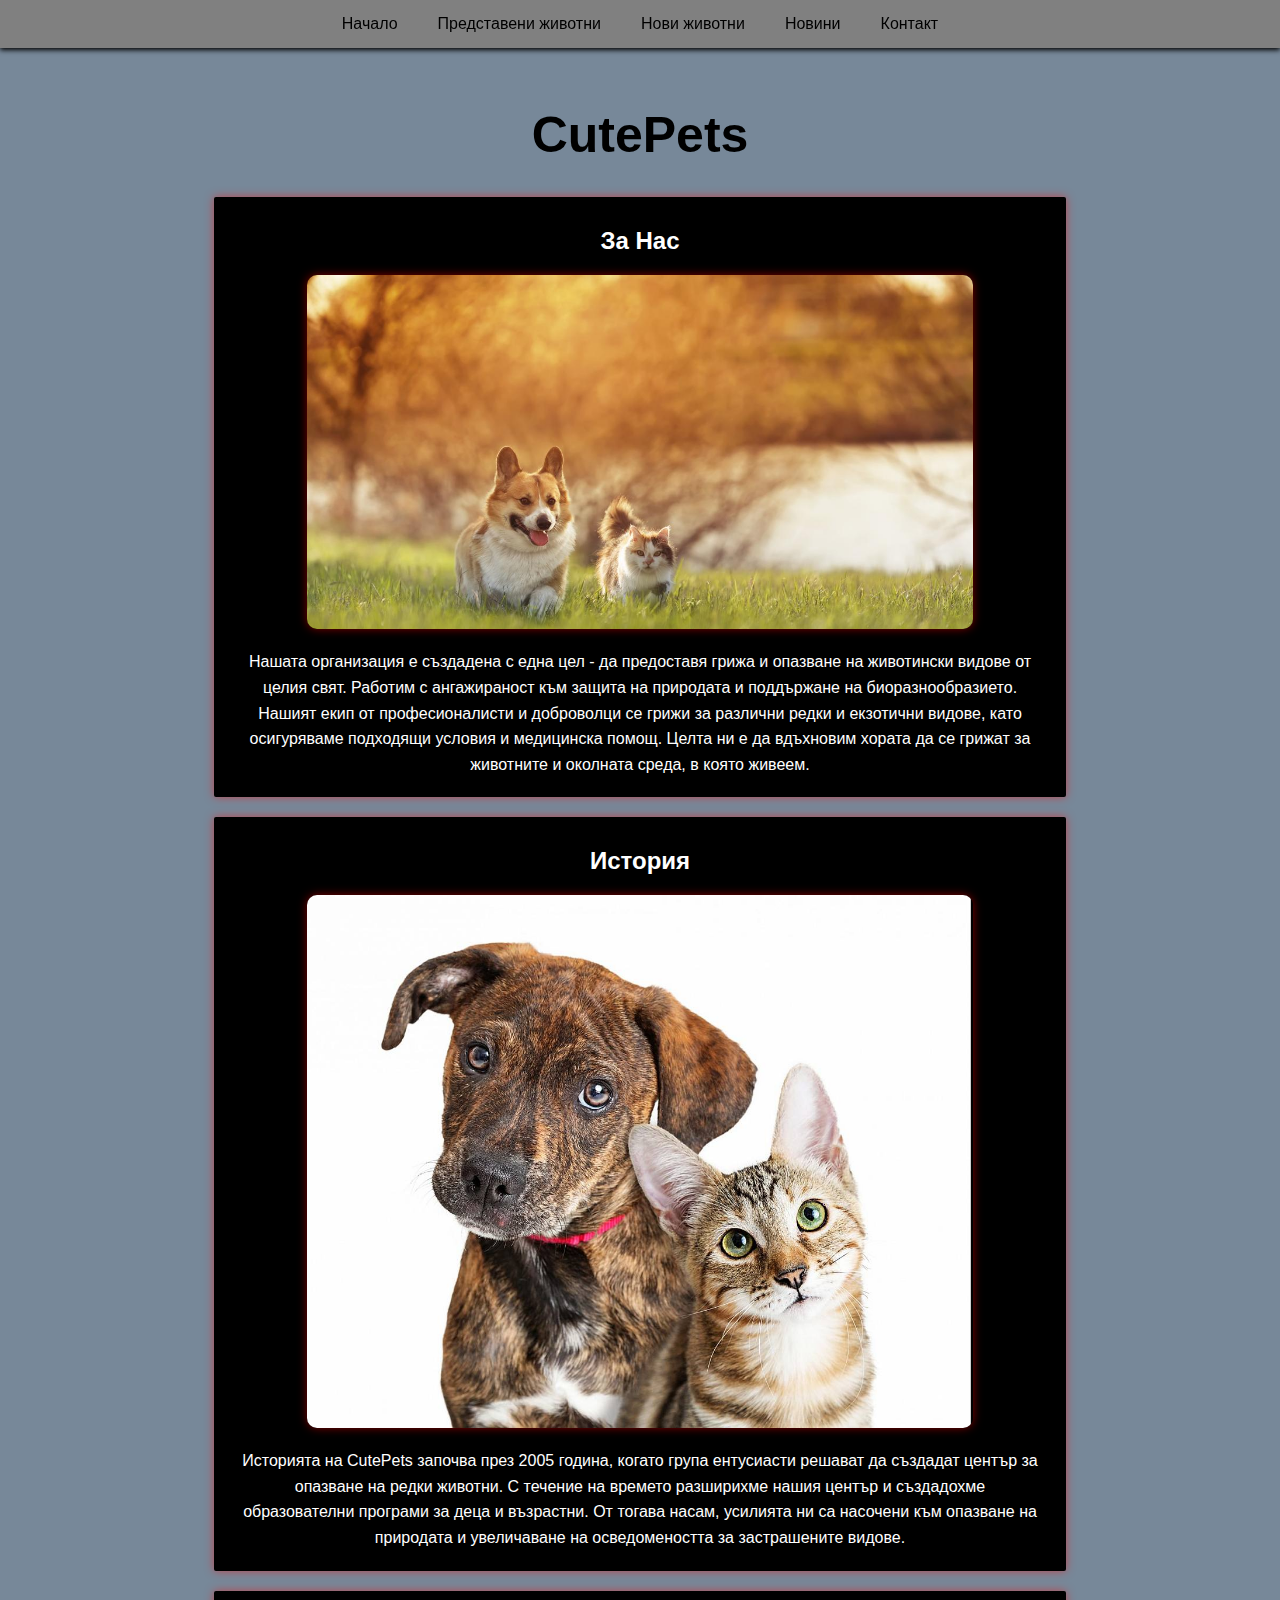
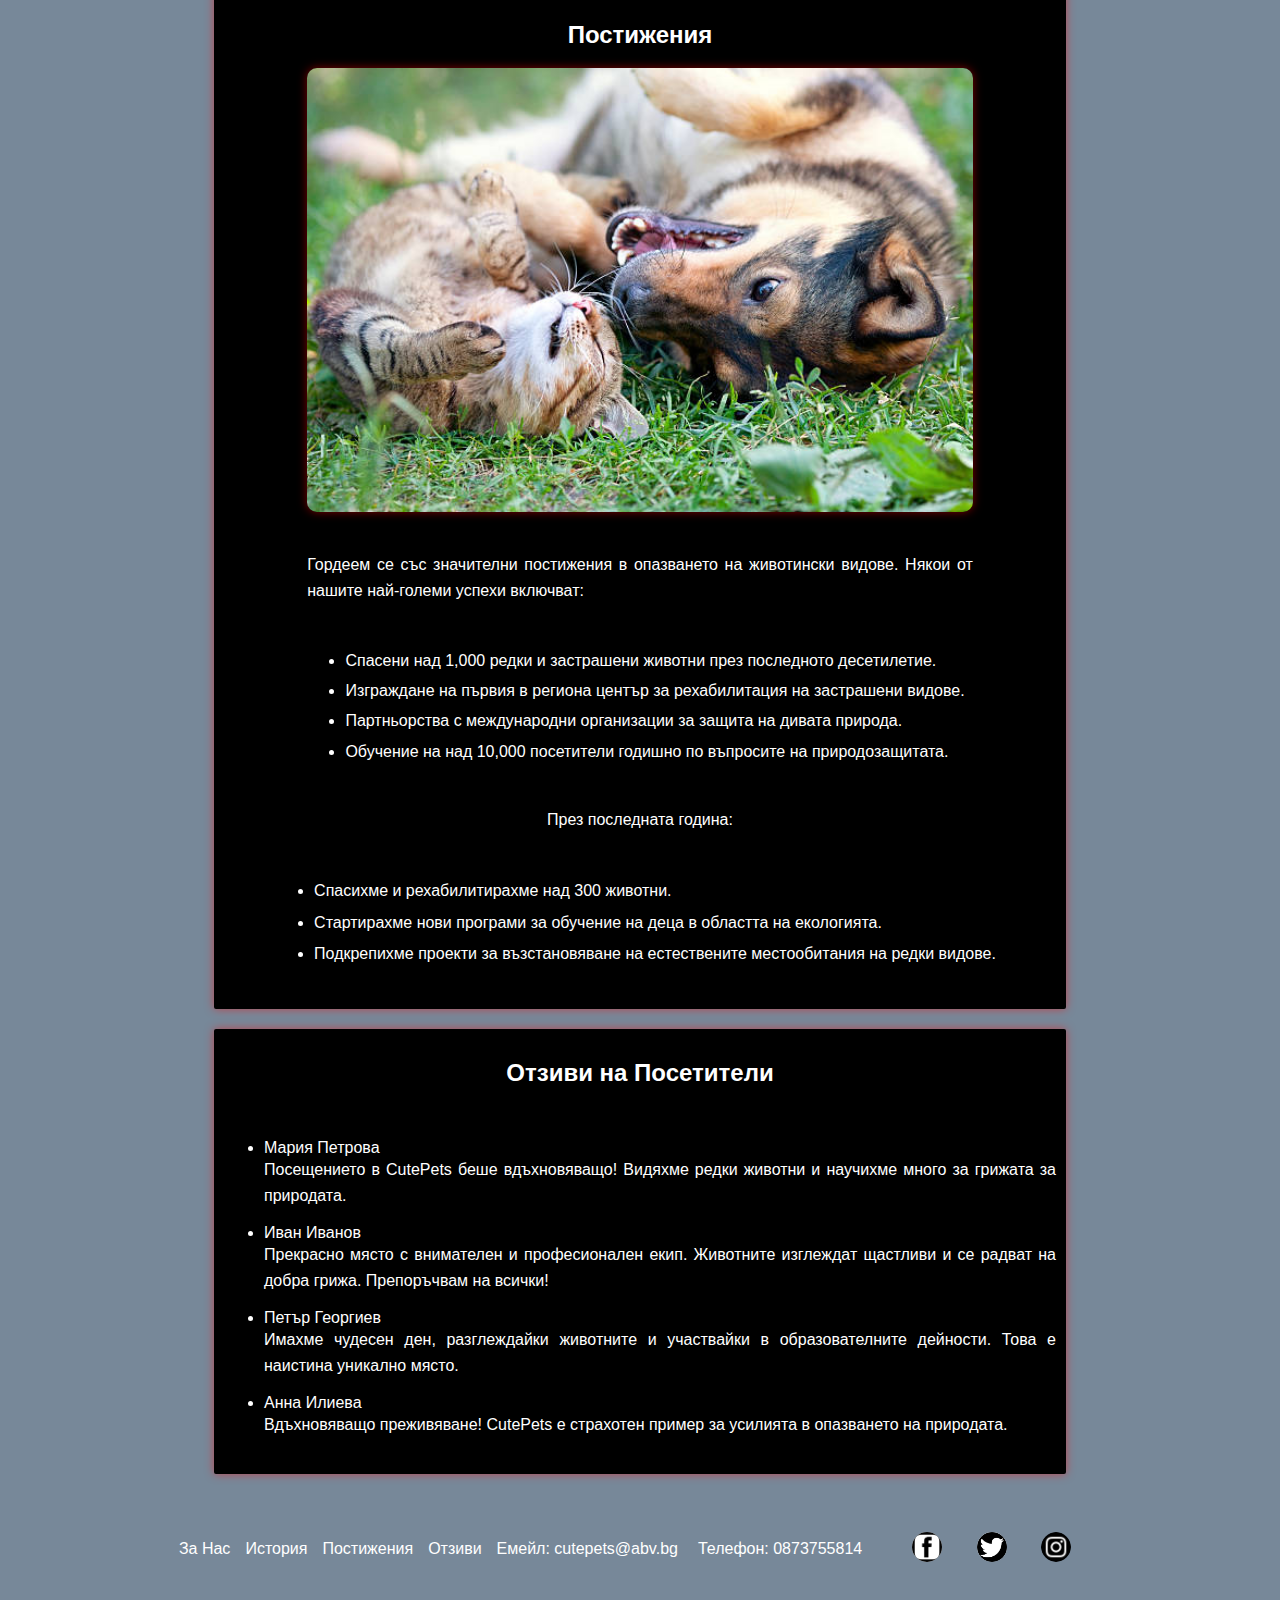
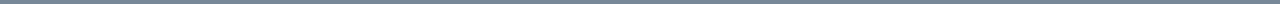
<file: index.html>
<!DOCTYPE html>
<html lang="bg">

<head>
    <meta charset="utf-8">
    <meta http-equiv="X-UA-Compatible" content="IE=edge">
    <meta name="viewport" content="width=device-width, initial-scale=1">
    <meta name="description"
        content="CutePets - водещ център за опазване и грижа за диви и редки животински видове.">
    <link rel="stylesheet" href="style.css">
    <title>CutePets</title>
    <link rel="shortcut icon" type="image/icon" href="assets/logo/favicon.png" />
</head>

<body>
    <nav>
        <button><a href="index.html">Начало</a></button>
        <button><a href="featuredAnimals.html">Представени животни</a></button>
        <button><a href="newAnimals.html">Нови животни</a></button>
        <button><a href="news.html">Новини</a></button>
        <button><a href="contactUs.html">Контакт</a></button>
    </nav>
    <div class="title">
        <br><br><br><br>
        <h1>CutePets</h1>
    </div>

    <section id="about" class="aboutUs">
        <h2>За Нас</h2>
        <img src="assets/images/aboutUs/kotka-kyche.png" alt="About Us">
        <p>Нашата организация е създадена с една цел - да предоставя грижа и опазване на животински видове от целия свят.
        Работим с ангажираност към защита на природата и поддържане на биоразнообразието. Нашият екип от професионалисти 
        и доброволци се грижи за различни редки и екзотични видове, като осигуряваме подходящи условия и медицинска помощ.
        Целта ни е да вдъхновим хората да се грижат за животните и околната среда, в която живеем.</p>
    </section>

    <section id="history" class="aboutUs">
        <h2>История</h2>
        <img src="assets/images/aboutUs/kotka-kyche2.png" alt="History">
        <p>Историята на CutePets започва през 2005 година, когато група ентусиасти решават да създадат
        център за опазване на редки животни. С течение на времето разширихме нашия център и създадохме образователни програми 
        за деца и възрастни. От тогава насам, усилията ни са насочени към опазване на природата и увеличаване на осведомеността 
        за застрашените видове.</p>
    </section>

    <section id="achievements" class="aboutUs">
        <h2>Постижения</h2>
        <img src="assets/images/aboutUs/kotka-kyche3.png" alt="Achievements">
        <p>Гордеем се със значителни постижения в опазването на животински видове. Някои от нашите най-големи успехи включват:</p>
        <ul>
            <li>Спасени над 1,000 редки и застрашени животни през последното десетилетие.</li>
            <li>Изграждане на първия в региона център за рехабилитация на застрашени видове.</li>
            <li>Партньорства с международни организации за защита на дивата природа.</li>
            <li>Обучение на над 10,000 посетители годишно по въпросите на природозащитата.</li>
        </ul>
        <p>През последната година:</p>
        <ul>
            <li>Спасихме и рехабилитирахме над 300 животни.</li>
            <li>Стартирахме нови програми за обучение на деца в областта на екологията.</li>
            <li>Подкрепихме проекти за възстановяване на естествените местообитания на редки видове.</li>
        </ul>
    </section>

    <section id="reviews" class="aboutUs">
        <h2>Отзиви на Посетители</h2>
        <ul class="client-reviews">
            <li>
                <span>Мария Петрова</span>
                <p>Посещението в CutePets беше вдъхновяващо! Видяхме редки животни и научихме много за 
                грижата за природата.</p>
            </li>
            <li>
                <span>Иван Иванов</span>
                <p>Прекрасно място с внимателен и професионален екип. Животните изглеждат щастливи и се радват на добра грижа. 
                Препоръчвам на всички!</p>
            </li>
            <li>
                <span>Петър Георгиев</span>
                <p>Имахме чудесен ден, разглеждайки животните и участвайки в образователните дейности. Това е наистина уникално място.</p>
            </li>
            <li>
                <span>Анна Илиева</span>
                <p>Вдъхновяващо преживяване! CutePets е страхотен пример за усилията в опазването на природата.</p>
            </li>
        </ul>
    </section>

    <footer>
        <div class="footer-container">
            <div class="social-media-links">
                <a href="https://www.facebook.com/" target="_blank"><img id="facebookLink"
                        src="assets/images/social media/Facebook_Logo_2023.png" alt="Facebook"></a>
                <a href="https://twitter.com/?lang=en" target="_blank"><img src="assets/images/social media/twitter.png"
                        alt="Twitter"></a>
                <a href="https://www.instagram.com/" target="_blank"><img src="assets/images/social media/instagram.png"
                        alt="Instagram"></a>
            </div>
            <div class="navigation-links">
                <a href="#about">За Нас</a>
                <a href="#history">История</a>
                <a href="#achievements">Постижения</a>
                <a href="#reviews">Отзиви</a>
                <p>Емейл: cutepets@abv.bg</p>
                <p style="margin-left: 20px;">Телефон: 0873755814</p>
            </div>
        </div>
    </footer>

</body>

</html>
</file>
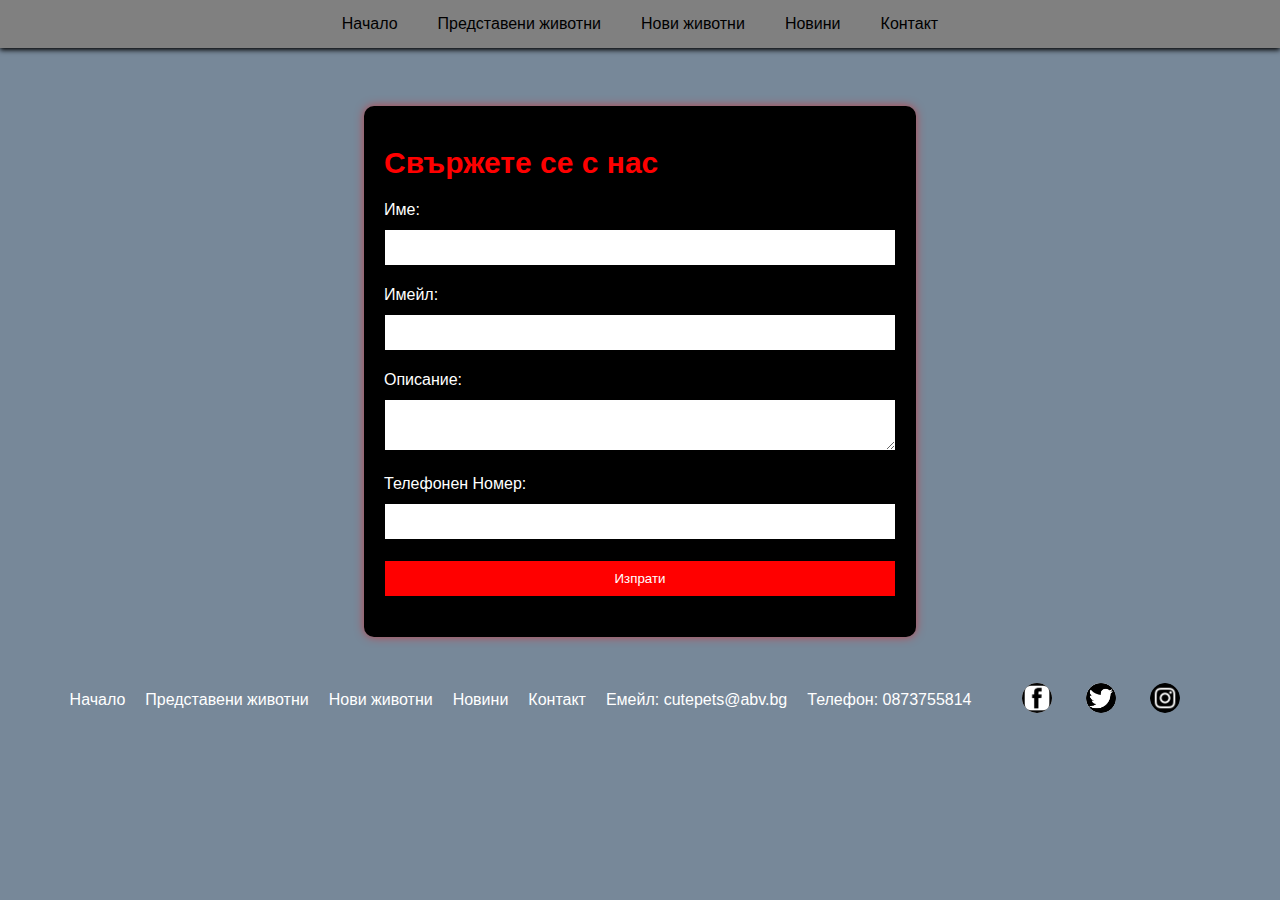
<file: contactUs.html>
<!DOCTYPE html>
<html lang="bg">

<head>
    <meta charset="UTF-8">
    <meta name="viewport" content="width=device-width, initial-scale=1.0">
    <link rel="stylesheet" href="contactUs.css">
    <title>Форма за Контакт</title>
</head>

<body>

    <nav>
        <button><a href="index.html">Начало</a></button>
        <button><a href="featuredAnimals.html">Представени животни</a></button>
        <button><a href="newAnimals.html">Нови животни</a></button>
        <button><a href="news.html">Новини</a></button>
        <button><a href="contactUs.html">Контакт</a></button>
    </nav>
    
    <div id="contactForm">
        <h1>Свържете се с нас</h1>
        <form action="#" method="post" id="contactFormContent">
            <label for="name">Име:</label>
            <input type="text" id="name" name="name" required>

            <label for="email">Имейл:</label>
            <input type="email" id="email" name="email" required>

            <label for="description">Описание:</label>
            <textarea id="description" name="description" required></textarea>

            <label for="phone">Телефонен Номер:</label>
            <input type="tel" id="phone" name="phone">

            <input type="submit" value="Изпрати">
        </form>
    </div>
    <footer>
        <div class="footer-container">
            <div class="social-media-links">
                <a href="https://www.facebook.com/" target="_blank"><img id="facebookLink"
                        src="assets/images/social media/Facebook_Logo_2023.png" alt="Facebook"></a>
                <a href="https://twitter.com/?lang=en" target="_blank"><img src="assets/images/social media/twitter.png"
                        alt="Twitter"></a>
                <a href="https://www.instagram.com/" target="_blank"><img src="assets/images/social media/instagram.png"
                        alt="Instagram"></a>
            </div>
            <div class="navigation-links">
                <a href="index.html">Начало</a>
                <a href="featuredAnimals.html">Представени животни</a>
                <a href="newAnimals.html">Нови животни</a>
                <a href="news.html">Новини</a>
                <a href="contactUs.html">Контакт</a>
                <p>Емейл: cutepets@abv.bg</p>
                <p style="margin-left: 20px;">Телефон: 0873755814</p>
            </div>
        </div>
    </footer>
</body>

</html>
</file>
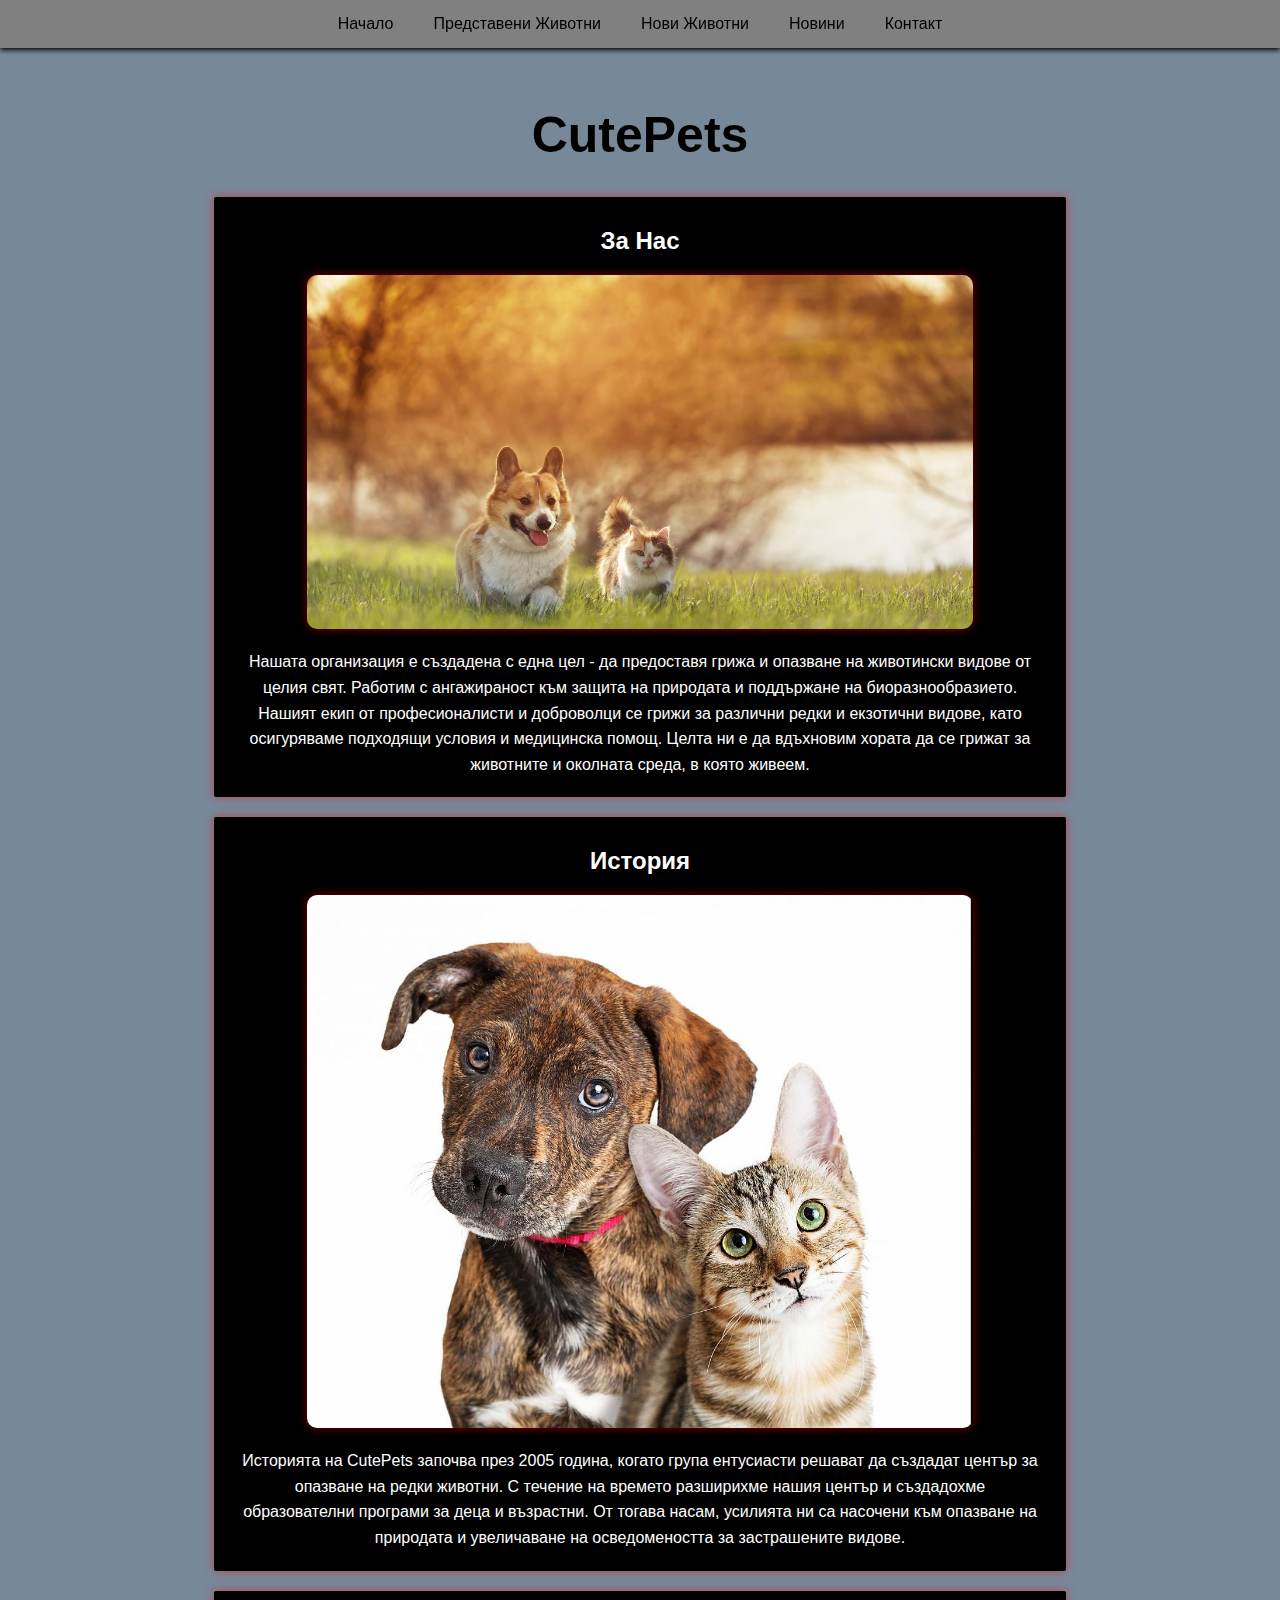
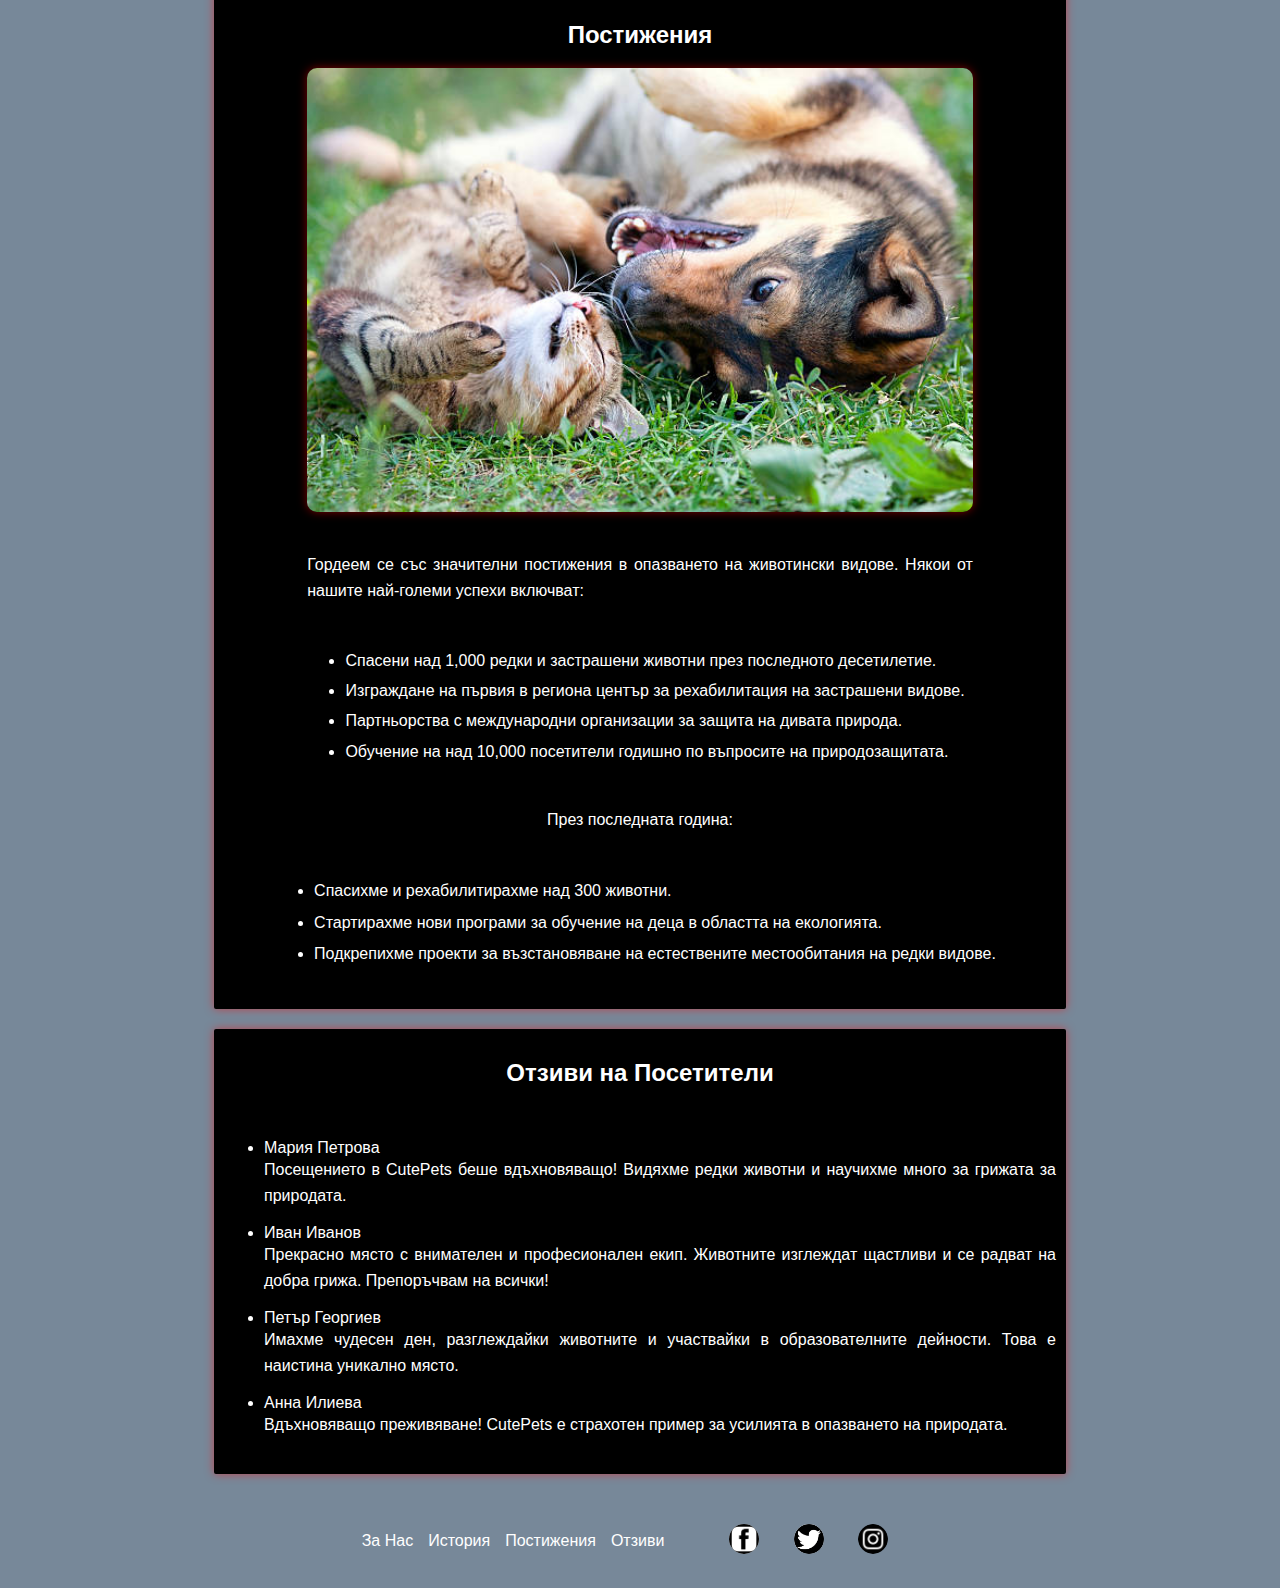
<file: CutePets.html>
<!DOCTYPE html>
<html lang="bg">

<head>
    <meta charset="utf-8">
    <meta http-equiv="X-UA-Compatible" content="IE=edge">
    <meta name="viewport" content="width=device-width, initial-scale=1">
    <meta name="description"
        content="CutePets - водещ център за опазване и грижа за диви и редки животински видове.">
    <link rel="stylesheet" href="style.css">
    <title>CutePets</title>
    <link rel="shortcut icon" type="image/icon" href="assets/logo/favicon.png" />
</head>

<body>
    <nav>
        <button><a href="index.html">Начало</a></button>
        <button><a href="featuredAnimals.html">Представени Животни</a></button>
        <button><a href="newAnimals.html">Нови Животни</a></button>
        <button><a href="news.html">Новини</a></button>
        <button><a href="contactUs.html">Контакт</a></button>
    </nav>
    <div class="title">
        <br><br><br><br>
        <h1>CutePets</h1>
    </div>

    <section id="about" class="aboutUs">
        <h2>За Нас</h2>
        <img src="assets/images/aboutUs/kotka-kyche.png" alt="About Us">
        <p>Нашата организация е създадена с една цел - да предоставя грижа и опазване на животински видове от целия свят.
        Работим с ангажираност към защита на природата и поддържане на биоразнообразието. Нашият екип от професионалисти 
        и доброволци се грижи за различни редки и екзотични видове, като осигуряваме подходящи условия и медицинска помощ.
        Целта ни е да вдъхновим хората да се грижат за животните и околната среда, в която живеем.</p>
    </section>

    <section id="history" class="aboutUs">
        <h2>История</h2>
        <img src="assets/images/aboutUs/kotka-kyche2.png" alt="History">
        <p>Историята на CutePets започва през 2005 година, когато група ентусиасти решават да създадат
        център за опазване на редки животни. С течение на времето разширихме нашия център и създадохме образователни програми 
        за деца и възрастни. От тогава насам, усилията ни са насочени към опазване на природата и увеличаване на осведомеността 
        за застрашените видове.</p>
    </section>

    <section id="achievements" class="aboutUs">
        <h2>Постижения</h2>
        <img src="assets/images/aboutUs/kotka-kyche3.png" alt="Achievements">
        <p>Гордеем се със значителни постижения в опазването на животински видове. Някои от нашите най-големи успехи включват:</p>
        <ul>
            <li>Спасени над 1,000 редки и застрашени животни през последното десетилетие.</li>
            <li>Изграждане на първия в региона център за рехабилитация на застрашени видове.</li>
            <li>Партньорства с международни организации за защита на дивата природа.</li>
            <li>Обучение на над 10,000 посетители годишно по въпросите на природозащитата.</li>
        </ul>
        <p>През последната година:</p>
        <ul>
            <li>Спасихме и рехабилитирахме над 300 животни.</li>
            <li>Стартирахме нови програми за обучение на деца в областта на екологията.</li>
            <li>Подкрепихме проекти за възстановяване на естествените местообитания на редки видове.</li>
        </ul>
    </section>

    <section id="reviews" class="aboutUs">
        <h2>Отзиви на Посетители</h2>
        <ul class="client-reviews">
            <li>
                <span>Мария Петрова</span>
                <p>Посещението в CutePets беше вдъхновяващо! Видяхме редки животни и научихме много за 
                грижата за природата.</p>
            </li>
            <li>
                <span>Иван Иванов</span>
                <p>Прекрасно място с внимателен и професионален екип. Животните изглеждат щастливи и се радват на добра грижа. 
                Препоръчвам на всички!</p>
            </li>
            <li>
                <span>Петър Георгиев</span>
                <p>Имахме чудесен ден, разглеждайки животните и участвайки в образователните дейности. Това е наистина уникално място.</p>
            </li>
            <li>
                <span>Анна Илиева</span>
                <p>Вдъхновяващо преживяване! CutePets е страхотен пример за усилията в опазването на природата.</p>
            </li>
        </ul>
    </section>

    <footer>
        <div class="footer-container">
            <div class="social-media-links">
                <a href="https://www.facebook.com/" target="_blank"><img id="facebookLink"
                        src="assets/images/social media/Facebook_Logo_2023.png" alt="Facebook"></a>
                <a href="https://twitter.com/?lang=en" target="_blank"><img src="assets/images/social media/twitter.png"
                        alt="Twitter"></a>
                <a href="https://www.instagram.com/" target="_blank"><img src="assets/images/social media/instagram.png"
                        alt="Instagram"></a>
            </div>
            <div class="navigation-links">
                <a href="#about">За Нас</a>
                <a href="#history">История</a>
                <a href="#achievements">Постижения</a>
                <a href="#reviews">Отзиви</a>
            </div>
        </div>
    </footer>

</body>

</html>
</file>
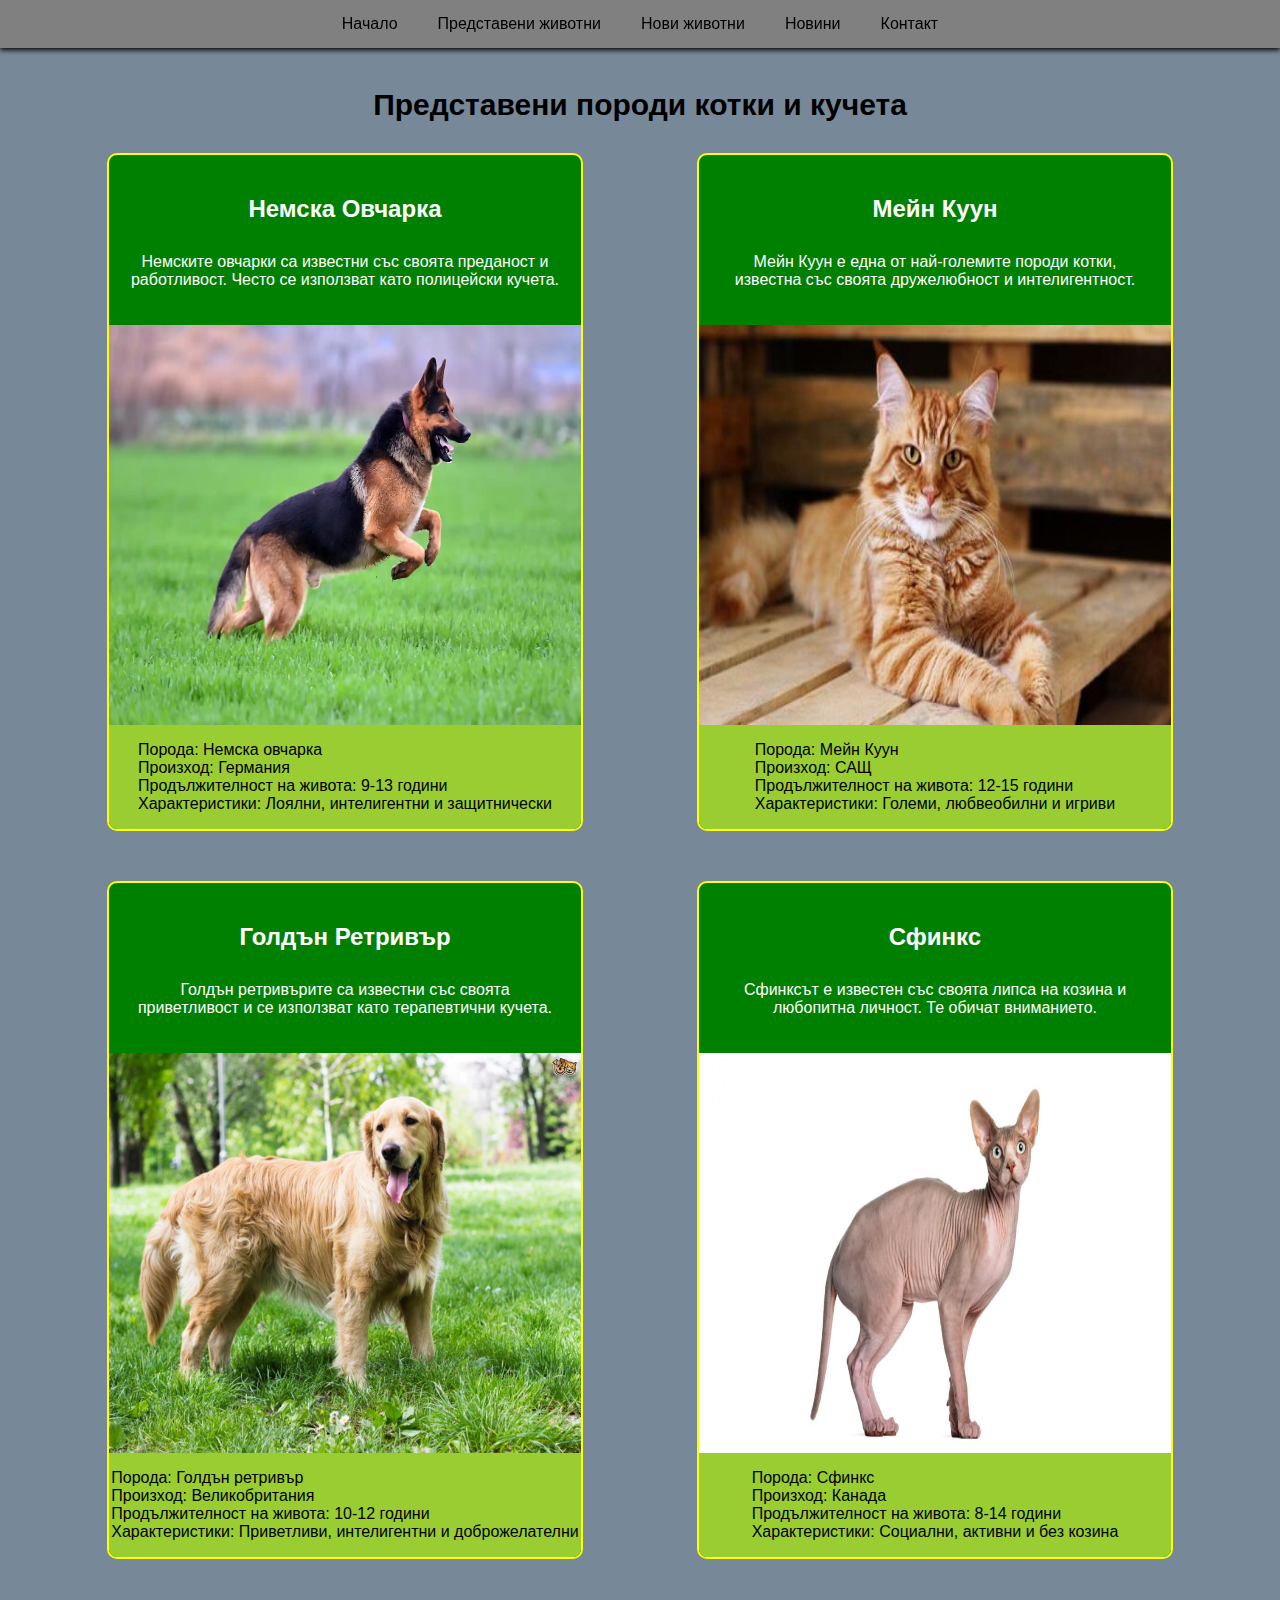
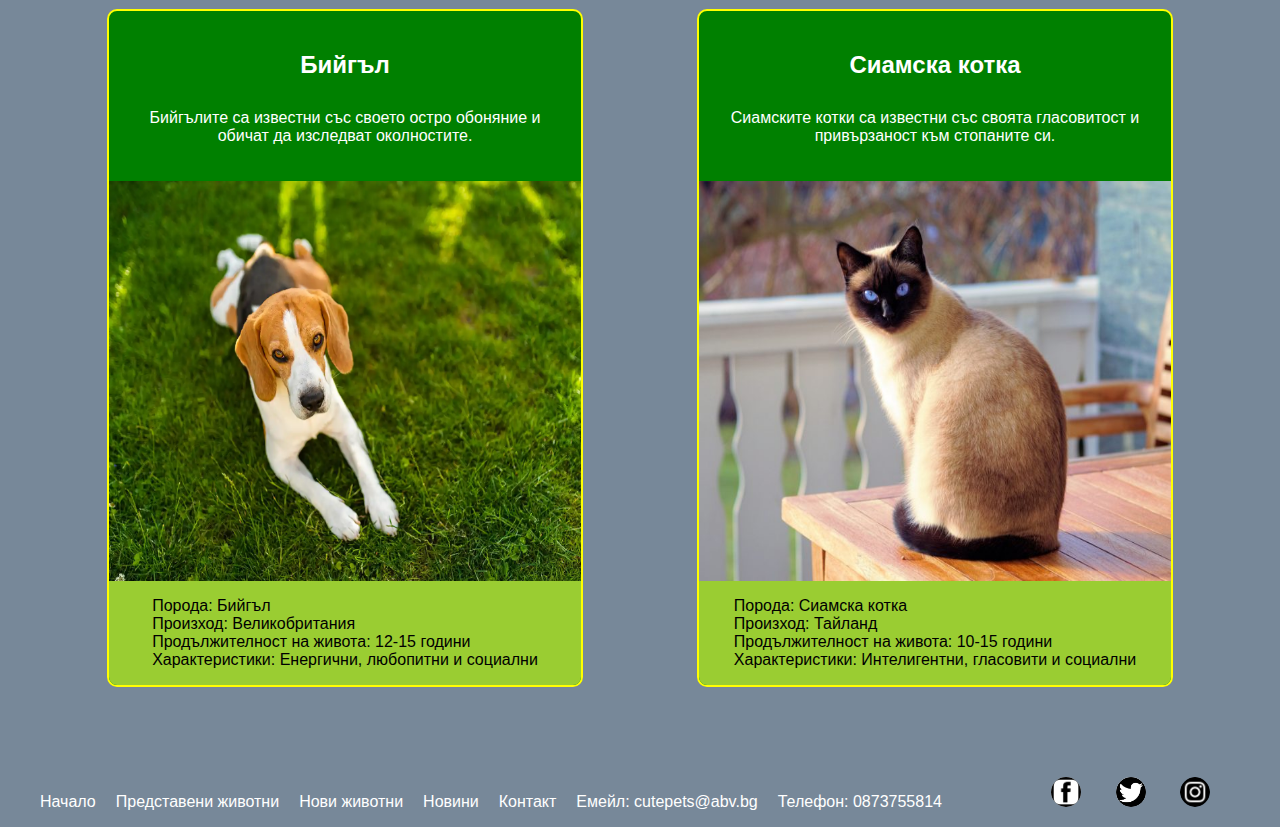
<file: featuredAnimals.html>
<!DOCTYPE html>
<html lang="bg">

<head>
    <meta charset="UTF-8">
    <meta name="viewport" content="width=device-width, initial-scale=1.0">
    <link rel="stylesheet" href="featuredAnimals.css">
    <title>Представени Котки и Кучета</title>
</head>

<body>
    <nav>
        <button><a href="index.html">Начало</a></button>
        <button><a href="featuredAnimals.html">Представени животни</a></button>
        <button><a href="newAnimals.html">Нови животни</a></button>
        <button><a href="news.html">Новини</a></button>
        <button><a href="contactUs.html">Контакт</a></button>
    </nav>

    <section id="featured-animals">
        <br>

        <div class = "featured-animals-title">
            <h1>Представени породи котки и кучета</h1>
        </div>
        
        <div class="featured-animals-content">

            <!-- Dog Breed 1 -->
            <div class="single-featured-animals">

                <div class="featured-img-box">
                    <div class="featured-animals-txt">
                        <h2>Немска Овчарка</h2>
                        <p>Немските овчарки са известни със своята преданост и работливост. Често се използват като полицейски кучета.</p>
                    </div>
                    <div class="featured-animals-img">
                        <img src="assets/images/featured-animals/nemska_ovcharka.png" alt="Немска Овчарка">
                    </div>
                    <div class="featured-info">
                        <p>
                            Порода: Немска овчарка <br>
                            Произход: Германия<br>
                            Продължителност на живота: 9-13 години<br>
                            Характеристики: Лоялни, интелигентни и защитнически
                        </p>
                    </div>
                </div>
                
            </div>

            <!-- Cat Breed 1 -->
            <div class="single-featured-animals">
                <div class="featured-img-box">
                    <div class="featured-animals-txt">
                        <h2>Мейн Куун</h2>
                        <p>Мейн Куун е една от най-големите породи котки, известна със своята дружелюбност и интелигентност.</p>
                    </div>
                    <div class="featured-animals-img">
                        <img src="assets/images/featured-animals/main_queen.png" alt="Мейн Куун">
                    </div>
                    <div class="featured-info">
                        <p>
                            Порода: Мейн Куун <br>
                            Произход: САЩ<br>
                            Продължителност на живота: 12-15 години<br>
                            Характеристики: Големи, любвеобилни и игриви
                        </p>
                    </div>
                </div>
            </div>

            <!-- Dog Breed 2 -->
            <div class="single-featured-animals">
                <div class="featured-img-box">
                    <div class="featured-animals-txt">
                        <h2>Голдън Ретривър</h2>
                        <p>Голдън ретривърите са известни със своята приветливост и се използват като терапевтични кучета.</p>
                    </div>
                    <div class="featured-animals-img">
                        <img src="assets/images/featured-animals//golden-retriever.png" alt="Голдън Ретривър">
                    </div>
                    <div class="featured-info">
                        <p>
                            Порода: Голдън ретривър <br>
                            Произход: Великобритания<br>
                            Продължителност на живота: 10-12 години<br>
                            Характеристики: Приветливи, интелигентни и доброжелателни
                        </p>
                    </div>
                </div>
                
            </div>

            <!-- Cat Breed 2 -->
            <div class="single-featured-animals">
                <div class="featured-img-box">
                    <div class="featured-animals-txt">
                        <h2>Сфинкс</h2>
                        <p>Сфинксът е известен със своята липса на козина и любопитна личност. Те обичат вниманието.</p>
                    </div>
                    <div class="featured-animals-img">
                        <img src="assets/images/featured-animals//sfinks.png" alt="Сфинкс">
                    </div>
                    <div class="featured-info">
                        <p>
                            Порода: Сфинкс <br>
                            Произход: Канада<br>
                            Продължителност на живота: 8-14 години<br>
                            Характеристики: Социални, активни и без козина
                        </p>
                    </div>
                </div>
                
            </div>

            <!-- Dog Breed 3 -->
            <div class="single-featured-animals">
                <div class="featured-img-box">
                    <div class="featured-animals-txt">
                        <h2>Бийгъл</h2>
                        <p>Бийгълите са известни със своето остро обоняние и обичат да изследват околностите.</p>
                    </div>
                    <div class="featured-animals-img">
                        <img src="assets/images/featured-animals//beagle.png" alt="Бийгъл">
                    </div>
                    <div class="featured-info">
                        <p>
                            Порода: Бийгъл <br>
                            Произход: Великобритания<br>
                            Продължителност на живота: 12-15 години<br>
                            Характеристики: Енергични, любопитни и социални
                        </p>
                    </div>
                </div>
                
            </div>

            <!-- Cat Breed 3 -->
            <div class="single-featured-animals">
                <div class="featured-img-box">
                    <div class="featured-animals-txt">
                        <h2>Сиамска котка</h2>
                        <p>Сиамските котки са известни със своята гласовитост и привързаност към стопаните си.</p>
                    </div>
                    <div class="featured-animals-img">
                        <img src="assets/images/featured-animals//siamska-kotka.png" alt="Сиамска котка">
                    </div>
                    <div class="featured-info">
                        <p>
                            Порода: Сиамска котка <br>
                            Произход: Тайланд<br>
                            Продължителност на живота: 10-15 години<br>
                            Характеристики: Интелигентни, гласовити и социални
                        </p>
                    </div>
                </div>
                
            </div>
        </div>
    </section>

    <footer>
        <div class="footer-container">
            <div class="social-media-links">
                <a href="https://www.facebook.com/" target="_blank"><img id="facebookLink"
                        src="assets/images/social media/Facebook_Logo_2023.png" alt="Facebook"></a>
                <a href="https://twitter.com/?lang=en" target="_blank"><img src="assets/images/social media/twitter.png"
                        alt="Twitter"></a>
                <a href="https://www.instagram.com/" target="_blank"><img src="assets/images/social media/instagram.png"
                        alt="Instagram"></a>
            </div>
            <div class="navigation-links">
                <a href="index.html">Начало</a>
                <a href="featuredAnimals.html">Представени животни</a>
                <a href="newAnimals.html">Нови животни</a>
                <a href="news.html">Новини</a>
                <a href="contactUs.html">Контакт</a>
                <p>Емейл: cutepets@abv.bg</p>
                <p style="margin-left: 20px;">Телефон: 0873755814</p>
            </div>
        </div>
    </footer>
</body>

</html>
</file>
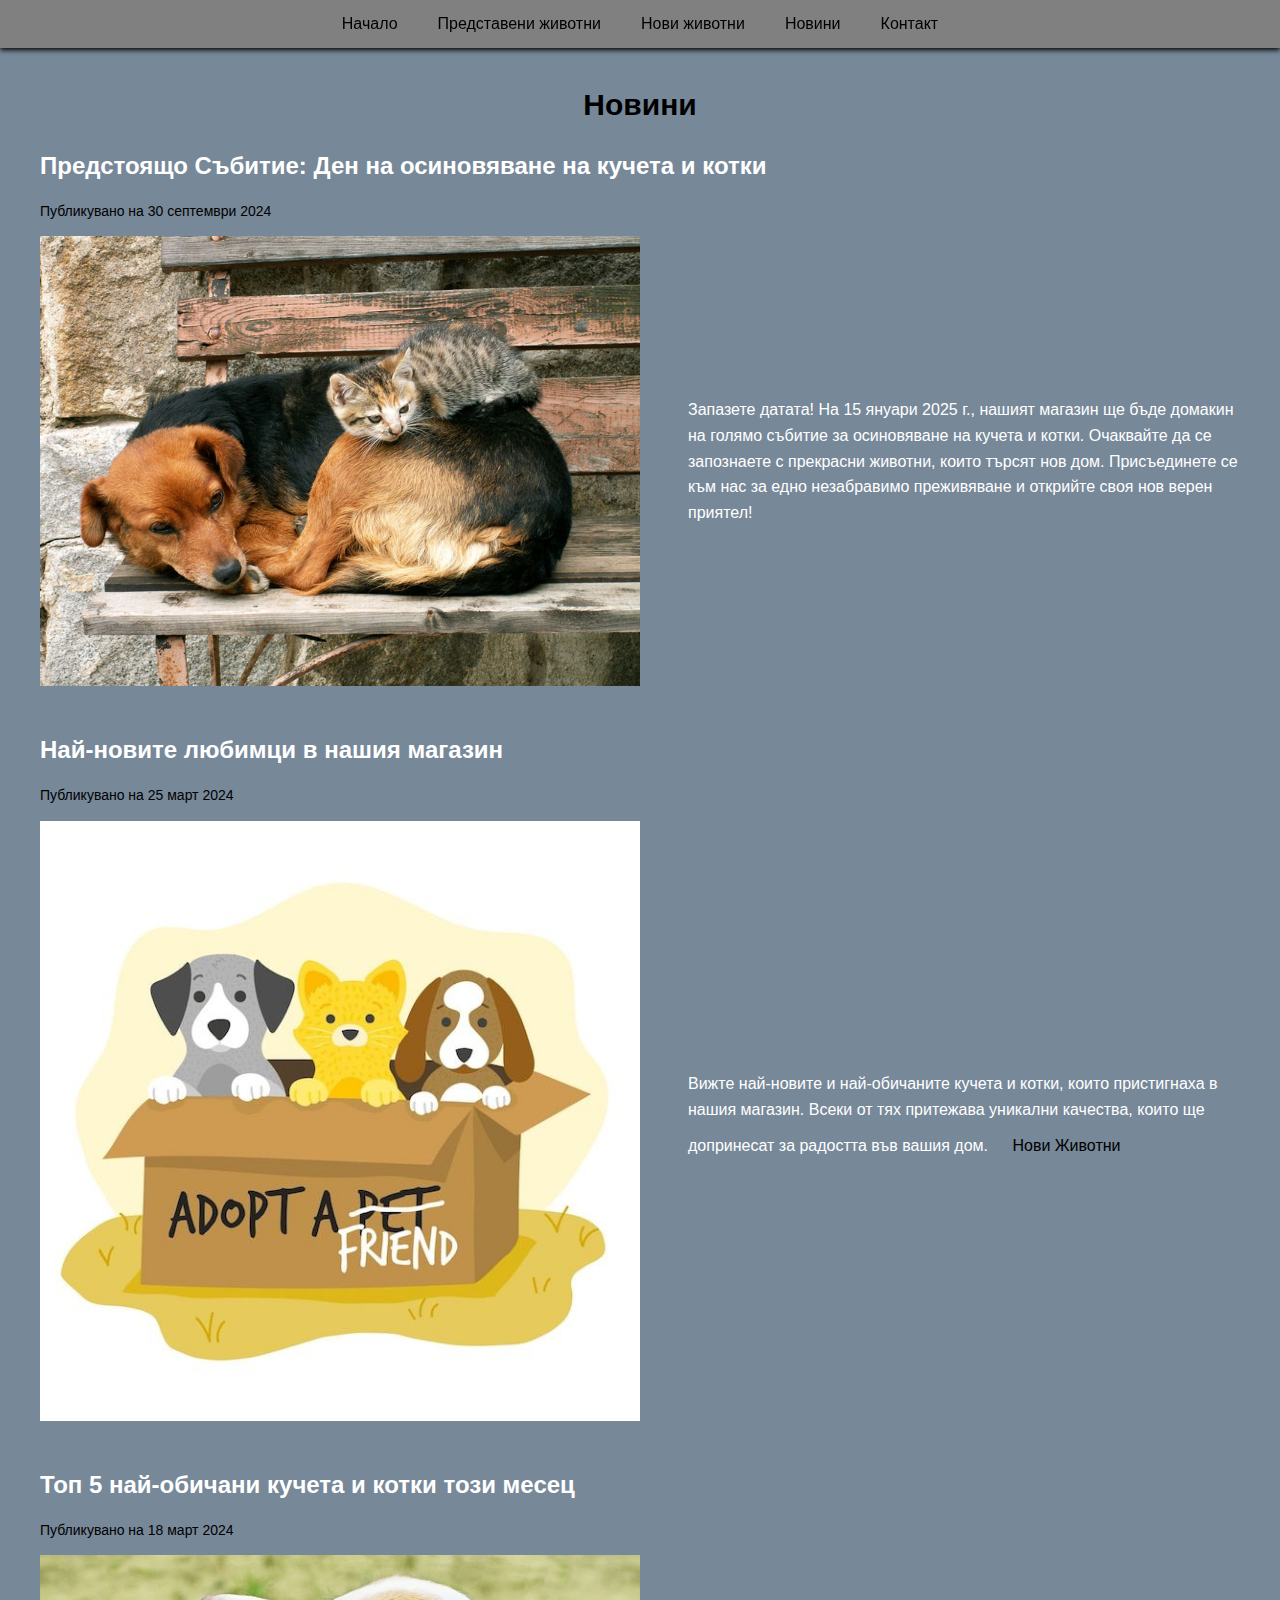
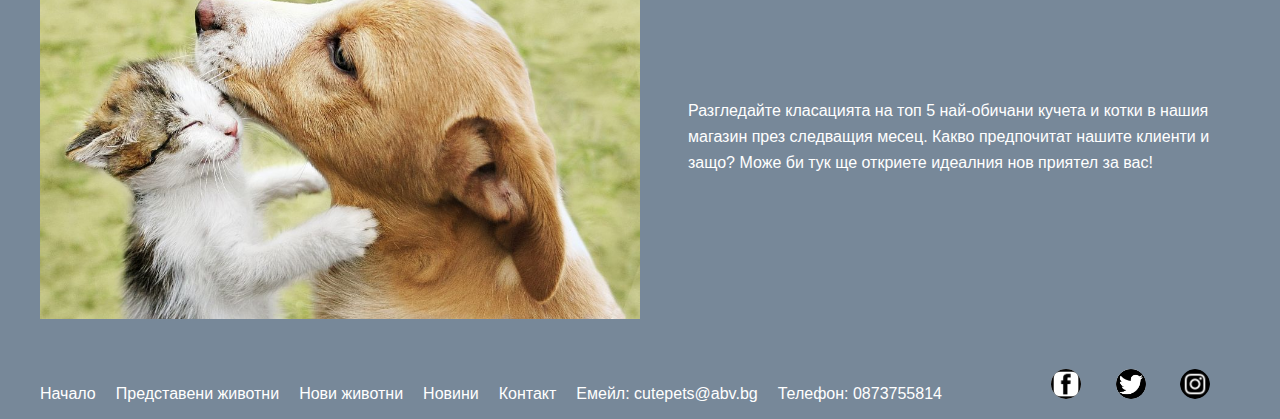
<file: news.html>
<!DOCTYPE html>
<html lang="bg">

<head>
    <meta charset="UTF-8">
    <meta name="viewport" content="width=device-width, initial-scale=1.0">
    <link rel="stylesheet" href="news.css">
    <title>Animal Shop News</title>
</head>

<body>

    <nav>
        <button><a href="index.html">Начало</a></button>
        <button><a href="featuredAnimals.html">Представени животни</a></button>
        <button><a href="newAnimals.html">Нови животни</a></button>
        <button><a href="news.html">Новини</a></button>
        <button><a href="contactUs.html">Контакт</a></button>
    </nav>

    <section id="news" class="container">
        <br>
        <h1 class="section-header">Новини</h1>
        
        <article class="news-item">
            <h2>Предстоящо Събитие: Ден на осиновяване на кучета и котки</h2>
            <p class="publication-date">Публикувано на 30 септември 2024</p>
            <div class="photoAndInfo">
                <img src="assets/images/news/adpt1.png" alt="Предстоящо събитие">
                <p>
                    Запазете датата! На 15 януари 2025 г., нашият магазин ще бъде домакин на голямо събитие за осиновяване на
                    кучета и котки. Очаквайте да се запознаете с прекрасни животни, които търсят нов дом. Присъединете се
                    към нас за едно незабравимо преживяване и открийте своя нов верен приятел!
                </p>
            </div>
        </article>

        <article class="news-item">
            <h2>Най-новите любимци в нашия магазин</h2>
            <p class="publication-date">Публикувано на 25 март 2024</p>
            <div class="photoAndInfo">
                <img src="assets/images/news/adpt2.png" alt="Нови модели">
                <p>
                    Вижте най-новите и най-обичаните кучета и котки, които пристигнаха в нашия магазин. Всеки от тях
                    притежава уникални качества, които ще допринесат за радостта във вашия дом.
                    <button><a href="newAnimals.html">Нови Животни</a></button>
                </p>
            </div>
        </article>

        <article class="news-item">
            <h2>Топ 5 най-обичани кучета и котки този месец</h2>
            <p class="publication-date">Публикувано на 18 март 2024</p>
            <div class="photoAndInfo">
                <img src="assets/images/news/adpt3.png" alt="Топ 5 Животни">
                <p>
                    Разгледайте класацията на топ 5 най-обичани кучета и котки в нашия магазин през следващия месец.
                    Какво предпочитат нашите клиенти и защо? Може би тук ще откриете идеалния нов приятел за вас!
                </p>
            </div>
        </article>

    </section>

    <footer>
        <div class="footer-container">
            <div class="social-media-links">
                <a href="https://www.facebook.com/" target="_blank"><img id="facebookLink"
                        src="assets/images/social media/Facebook_Logo_2023.png" alt="Facebook"></a>
                <a href="https://twitter.com/?lang=en" target="_blank"><img src="assets/images/social media/twitter.png"
                        alt="Twitter"></a>
                <a href="https://www.instagram.com/" target="_blank"><img src="assets/images/social media/instagram.png"
                        alt="Instagram"></a>
            </div>
            <div class="navigation-links">
                <a href="index.html">Начало</a>
                <a href="featuredAnimals.html">Представени животни</a>
                <a href="newAnimals.html">Нови животни</a>
                <a href="news.html">Новини</a>
                <a href="contactUs.html">Контакт</a>
                <p>Емейл: cutepets@abv.bg</p>
                <p style="margin-left: 20px;">Телефон: 0873755814</p>
            </div>
        </div>
    </footer>

</body>

</html>
</file>
<file: style.css>
html {
    scroll-behavior: smooth;
}
body {
    background-color: lightslategrey;
    color: white;
    font-family: 'Arial', sans-serif;
    margin: 0;
    padding: 0;
    display: flex;
    justify-content: flex;
    align-items: center;
    height: 100vh;
    flex-direction: column;
}

nav {
    margin-bottom: 20px;
    padding: 0;
    display: flex;
    justify-content: center;
    list-style: none;
    background-color: gray;
    position: fixed;
    width: 100%;
    z-index: 1000;
    box-shadow: 0px 2px 5px black;
}

nav button {
    display: inline-block;
    padding: 15px 20px;
    margin: 0;
    border: none;
    background: none;
    cursor: pointer;
    color: #000000;
    font-size: 16px;
    transition: color 0.3s ease-in-out;
}

nav button.active {
    color: white;
}

nav button a {
    text-decoration: none;
    color: inherit;
}

nav button:hover {
    color: white;
    background-color: #000000;
    transition: background-color 0.3s ease-in-out;
}

.container {
    max-width: 1200px;
    margin: 0 auto;
}

.section-header {
    text-align: center;
    margin-bottom: 30px;
}


.photoAndInfo {
    display: flex;
    justify-content: space-between;
    align-items: center;
}

.photoAndInfo img {
    margin-right: 2%;
    max-width: 50%;
    height: auto;
    transition: transform 0.3s ease-in-out;
}

.photoAndInfo img:hover {
    transform: scale(1.1);
}

h1 {
    color: black !important;
    font-size: 50px;
    text-align: center;
}


footer {
    background-color: lightslategrey;
    padding: 20px;
    display: flex;
justify-content: center;
}

.footer-container {
    max-width: 1200px;
    margin: 0 auto;
    display: flex;
    justify-content: space-between;
}

.social-media-links a,
.navigation-links a {
    text-decoration: none;
    color: white;
    margin-right: 20px;
}

.social-media-links img {
    width: 30px;
    height: 30px;
    object-fit: cover;
    border-radius: 50%;
    margin-right: 10px;
}


.navigation-links a:hover {
    text-decoration: underline;
}

.navigation-links {
    display: flex;
    justify-content: center;
    align-items: center;
    margin-right: 50px;
}

#facebookLink{
    background-color: white;
}

.aboutUs{
    display: flex;
    flex-direction: column;
    justify-content: center;
    align-items: center;
    width: 65%;
    margin: 0 auto;
    padding: 10px;
    background-color: black;
    border-radius: 2px;
    box-shadow: 0 0 10px rgba(255, 0, 0, 0.5);
    margin-bottom: 20px;
    padding-bottom: 20px;
}

.aboutUs img {
    width: 80%;
}


header p,
section p {
    line-height: 1.6;
    text-align: center;
}


.aboutUs img {
    max-width: 90%;
    height: auto;
    max-height: 90%;
    border-radius: 10px;
    margin-bottom: 20px;
    box-shadow: 0 0 10px rgba(255, 0, 0, 0.5);
}
.aboutUs p {
    text-align: center;
    max-width: 800px;
    margin: 0 auto;
}
.aboutUs li p {
    text-align: justify;
    max-width: 800px;
    margin: 0 auto;
}
.aboutUs li {
    margin-top: 2%;
}

#achievements p {
    max-width: 80%;
    margin: 20px auto;
    text-align: justify;
}

#achievements ul {
    list-style-type: disc;
    margin-left: 30px;
    padding: 0;
}

#achievements li {
    margin-bottom: 10px;
}

#achievements img {
    margin-bottom: 20px;
}


.footer-container {
    display: flex;
    flex-direction: row-reverse;
    justify-content: space-between;
    align-items: center;
    padding: 10px;
    background-color: transparent;
    color: #fff;
}

.social-media-links img {
    width: 30px;
    height: 30px;
    margin-right: 10px;
    transition: transform 0.3s ease-in-out;
}

.social-media-links img:hover {
    transform: scale(1.2);
}

.navigation-links a {
    text-decoration: none;
    color: #fff;
    margin-right: 15px;
    transition: color 0.3s ease-in-out;
}

.navigation-links a:hover {
    color: black;
}
</file>
<file: contactUs.css>
body {
           background-color: lightslategrey;
           color: white;
           flex-direction: column;

           font-family: 'Arial', sans-serif;
           margin: 0;
           padding: 0;
           display: flex;
           justify-content: flex-end;
           align-items: center;
       }

       #contactForm {
        margin-top: 3%;
        margin-bottom: 3%;
           background-color: black;
           color: white;
           padding: 20px;
           width: 40%;
           border-radius: 10px;
           box-shadow: 0 0 10px rgba(255, 0, 0, 0.5);
       }

       label {
           display: block;
           margin-bottom: 10px;
       }

       input,
       textarea {
           width: 100%;
           padding: 10px;
           margin-bottom: 20px;
           box-sizing: border-box;
           border: 1px solid black;
           background-color: white;
           color: black;
       }

       input[type="submit"] {
           background-color: red;
           color: white;
           cursor: pointer;
       }

       input[type="submit"]:hover {
           background-color: darkred;
           color: black;
       }

       

           nav {
               margin-bottom: 20px;
               padding: 0;
               display: flex;
               justify-content: center;
               list-style: none;
               background-color: grey;
               width: 100%;
               box-shadow: 0px 2px 5px black;
               
           }
    
           nav button {
               display: inline-block;
               padding: 15px 20px;
               margin: 0;
               border: none;
               background: none;
               cursor: pointer;
               color: black;
               font-size: 16px;
               transition: color 0.3s ease-in-out;
           }
    
           nav button.active {
               color: white;
           }

           nav button a {
               text-decoration: none;
               color: inherit;
           }
    
           nav button:hover {
               color: white;
               background-color: #000000;
               transition: background-color 0.3s ease-in-out;
           }
           
                   h1 {
                       color: red !important;
                       font-size: 30px;
                   }

                   .footer-container {
                    align-items: center;
                    flex-direction: row-reverse;
                    margin: 0 auto;
                    display: flex;
                    justify-content: space-between;
                }
                
                footer {
                    display: flex;
                    unicode-bidi:normal;
                }

                .social-media-links a,
                .navigation-links a {
                    text-decoration: none;
                    color: white;
                    margin-right: 20px;
                }
                
                .social-media-links img {
                    width: 30px;
                    height: 30px;
                    object-fit: cover;
                    border-radius: 50%;
                    margin-right: 10px;
                }
                
                
                .navigation-links a:hover {
                    text-decoration: underline;
                }

                .navigation-links {
                    display: flex;
                    justify-content: center;
                    align-items: center;
                    margin-right: 50px;
                }

                #facebookLink{
                    background-color: white;
                }
</file>
<file: featuredAnimals.css>
body {
    background-color: lightslategray;
    color: white;
    margin: 0;
    font-family: 'Arial', sans-serif;
}

#featured-animals {
    padding: 50px;

}

#featured-animals h1 {
    align-self: center;
}

.header {
    text-align: center;
}

.featured-animals-title {
    display: flex;
    justify-content: center;
}



.featured-animals-content {
    display: flex;
    flex-wrap: wrap;

    justify-content: space-around;
    margin-top: 1px;
}

.single-featured-animals {
    width: 40%;
    margin-top: 10px;
    margin-bottom: 40px;
    background-color: green;
    border: 2px solid yellow;
    border-radius: 10px;
    overflow: hidden;
    transition: transform 0.3s ease-in-out;
}

.single-featured-animals:hover {
    transform: scale(1.05);
}

.featured-img-box {
    position: relative;
}

.featured-animals-img img {
    width:100%;
    height: 400px;
    display: block;
}

.featured-info {
    display: flex;
    justify-content: center;
    height: 5%;
    padding: 0px;
    bottom: 0;
    left: 0;
    background-color: yellowgreen;
    color: black;
    width: 100%;
    box-sizing: border-box;
}

.featured-animals-txt {
    padding: 20px;
    display: flex;
    text-align: center;
    flex-direction: column;
    justify-content: center;
    align-items: center;
}

.featured-animals-txt h2 a {
    color: red;
    text-decoration: none;
}

.featured-animals-txt h2 a:hover {
    text-decoration: underline;
}

.featured-animals-txt h3 {
    color: red;
}

.featured-animals-txt p {
    margin-top: 10px;
}

nav {
    margin-bottom: 20px;
    padding: 0;
    display: flex;
    justify-content: center;
    list-style: none;
    background-color: grey;
    position: fixed;
    width: 100%;
    z-index: 1000;
    box-shadow: 0px 2px 5px black;
    
}


nav button {
    display: inline-block;
    padding: 15px 20px;
    margin: 0;
    border: none;
    background: none;
    cursor: pointer;
    color: black;

    font-size: 16px;
    transition: color 0.3s ease-in-out;
 
}


nav button.active {
    color: black;

}


nav button a {
    text-decoration: none;
    color: inherit;
}

.footer-container {
    flex-direction: row-reverse;
    max-width: 1200px;
    margin: 0 auto;
    display: flex;
    justify-content: space-between;
}

.social-media-links a,
.navigation-links a {
    text-decoration: none;
    color: white;
    margin-right: 20px;
}

.social-media-links img {
    width: 30px;
    height: 30px;
    object-fit: cover;
    border-radius: 50%;
    margin-right: 10px;
}


.navigation-links a:hover {
    text-decoration: underline;
}

.navigation-links {
    display: flex;
    justify-content: center;
    align-items: center;
    margin-right: 50px;
}

#facebookLink{
    background-color: white;
}

nav button:hover {
    color: white;
    background-color: #000000;
    transition: background-color 0.3s ease-in-out;
}


h1 {
    color: black !important;
    font-size: 30px;
}

@media (max-width: 768px) {
    .single-featured-animals {
        width: 100%;
    }
}
</file>
<file: news.css>
body {
    background-color: lightslategray;
    color: white;
    font-family: 'Arial', sans-serif;
    margin: 0;
    padding: 0;
}

nav {
    margin-bottom: 20px;
    padding: 0;
    display: flex;
    justify-content: center;
    list-style: none;
    background-color: grey;
    position: fixed;
    width: 100%;
    z-index: 1000;
    box-shadow: 0px 2px 5px black;
    
}


nav button {
    display: inline-block;
    padding: 15px 20px;
    margin: 0;
    border: none;
    background: none;
    cursor: pointer;
    color: black;

    font-size: 16px;
    transition: color 0.3s ease-in-out;
 
}


nav button.active {
    color: black;

}


nav button a {
    text-decoration: none;
    color: inherit;
}

.footer-container {
    flex-direction: row-reverse;
    max-width: 1200px;
    margin: 0 auto;
    display: flex;
    justify-content: space-between;
}

.social-media-links a,
.navigation-links a {
    text-decoration: none;
    color: white;
    margin-right: 20px;
}

.social-media-links img {
    width: 30px;
    height: 30px;
    object-fit: cover;
    border-radius: 50%;
    margin-right: 10px;
}


.navigation-links a:hover {
    text-decoration: underline;
}

.navigation-links {
    display: flex;
    justify-content: center;
    align-items: center;
    margin-right: 50px;
}

#facebookLink{
    background-color: white;
}

nav button:hover {
    color: white;
    background-color: #000000;
    transition: background-color 0.3s ease-in-out;
}


.container {
    
    max-width: 1200px;
    margin: 0 auto;
}

.section-header {
    text-align: center;
    margin-bottom: 30px;
}

.news-item {
    margin-bottom: 50px;
}

.photoAndInfo {
    display: flex;
    justify-content: space-between;
    align-items: center;
}

.photoAndInfo img {
    max-width: 50%;
    height: auto;
    margin-right: 4%;
    transition: transform 0.3s ease-in-out;
}

.photoAndInfo img:hover {
    transform: scale(1.04);
}

h1 {
    color: black !important;
    font-size: 30px;
}

.publication-date {
    color: black;
    font-size: 14px;
}

.news-item p {
    max-width: 60%;
    line-height: 1.6;
}
#news {
    padding-top: 50px;
    
}

 button {
    display: inline-block;
    padding: 15px 20px;
    margin: 0;
    border: none;
    background: none;
    cursor: pointer;
    color: #000000;

    font-size: 16px;
    transition: color 0.3s ease-in-out;

}
 button.active {
    color: white;
 
}


 button a {
    text-decoration: none;
    color: inherit;
}


 button:hover {
    color: white;
  
    background-color: #000000;
    
    transition: background-color 0.3s ease-in-out;

}

.footer-container {
    flex-direction: row-reverse;
    max-width: 1200px;
    margin: 0 auto;
    display: flex;
    justify-content: space-between;
}

.social-media-links a,
.navigation-links a {
    text-decoration: none;
    color: white;
    margin-right: 20px;
}

.social-media-links img {
    width: 30px;
    height: 30px;
    object-fit: cover;
    border-radius: 50%;
    margin-right: 10px;
}


.navigation-links a:hover {
    text-decoration: underline;
}
#facebookLink{
    background-color: white;
}
</file>
